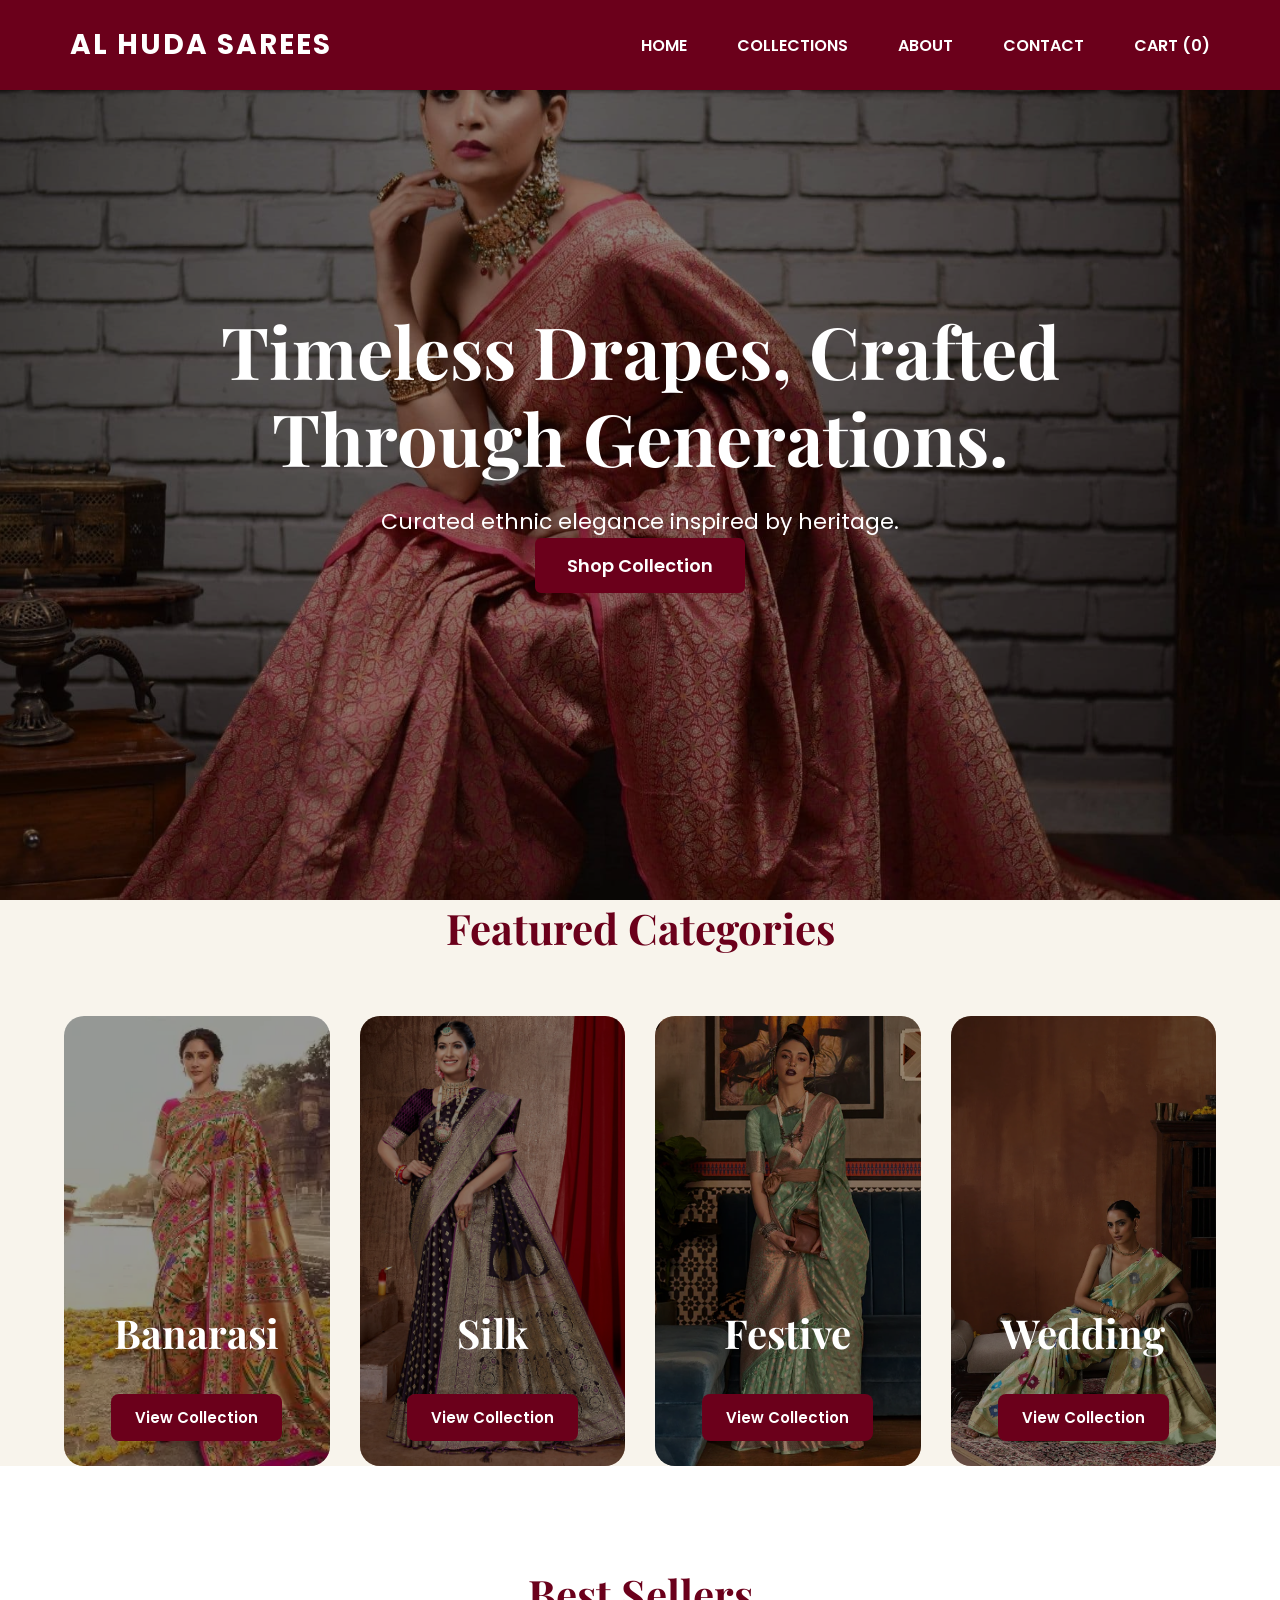
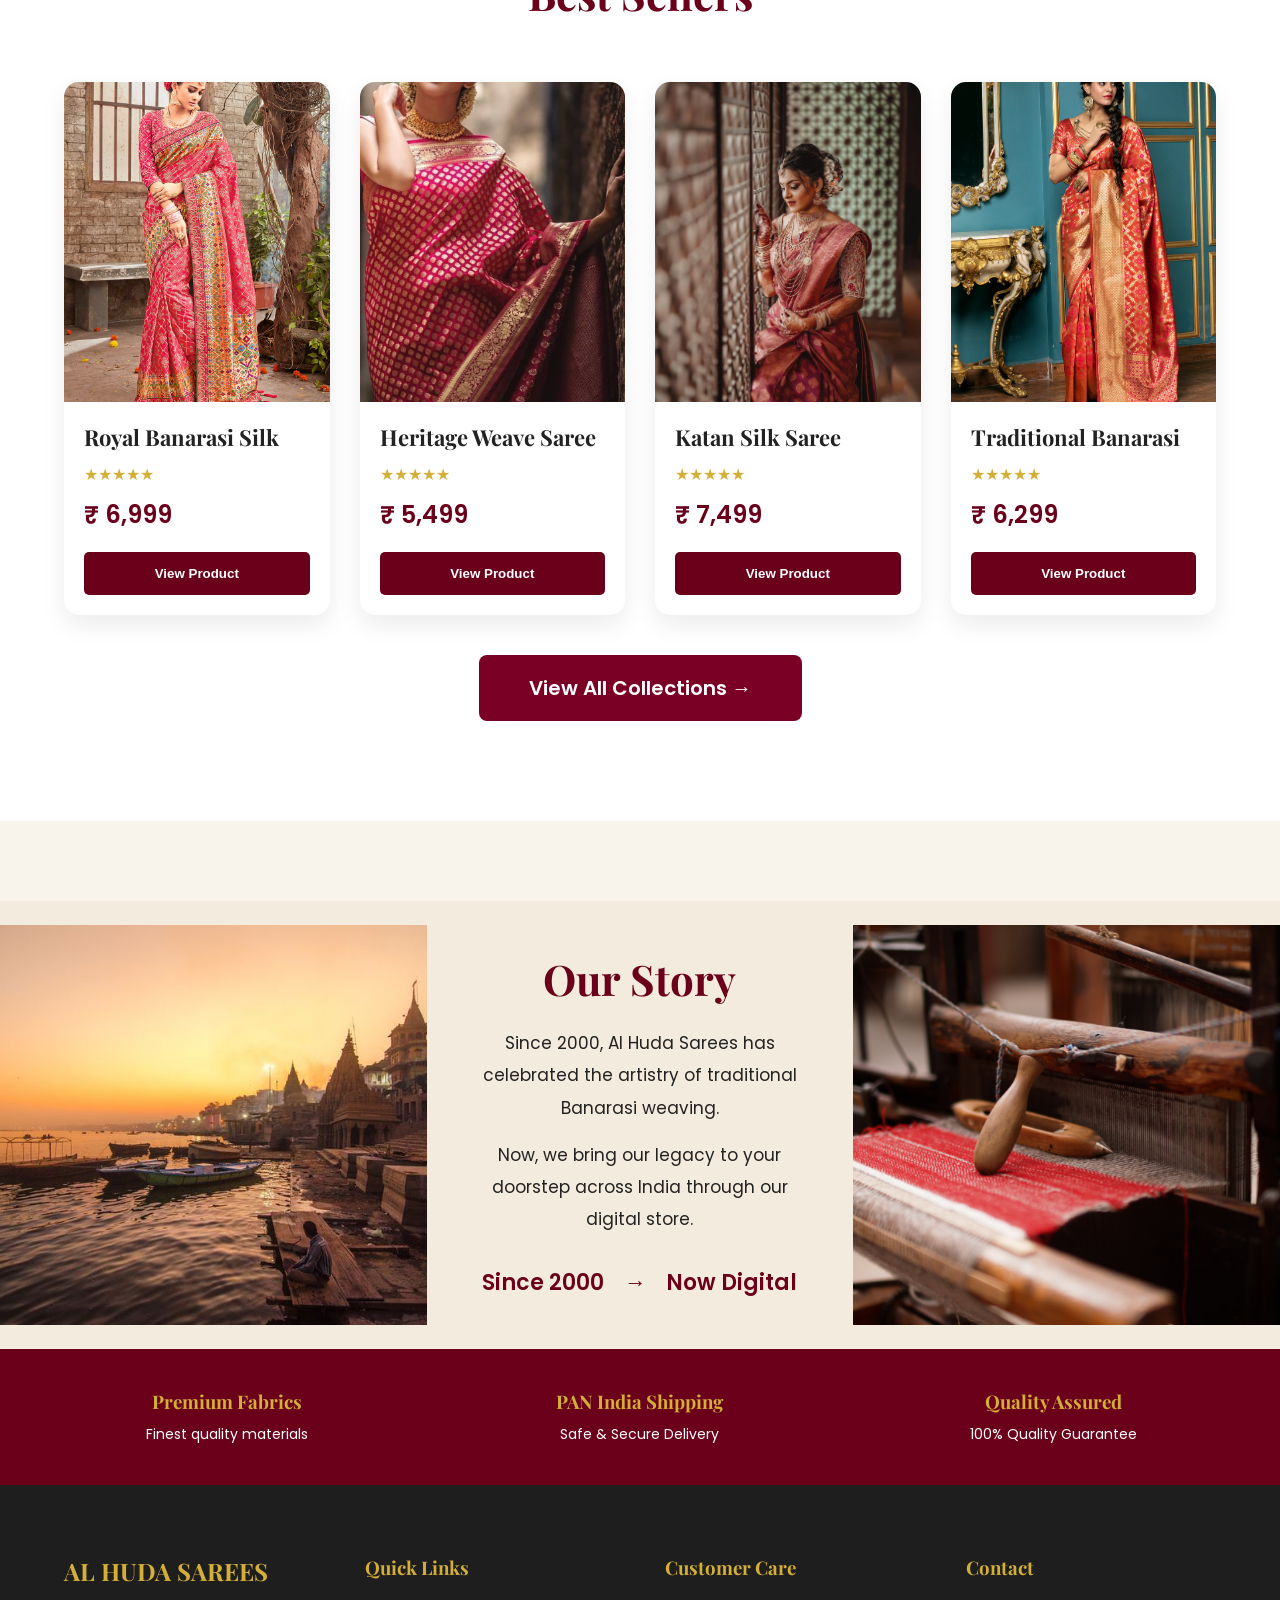
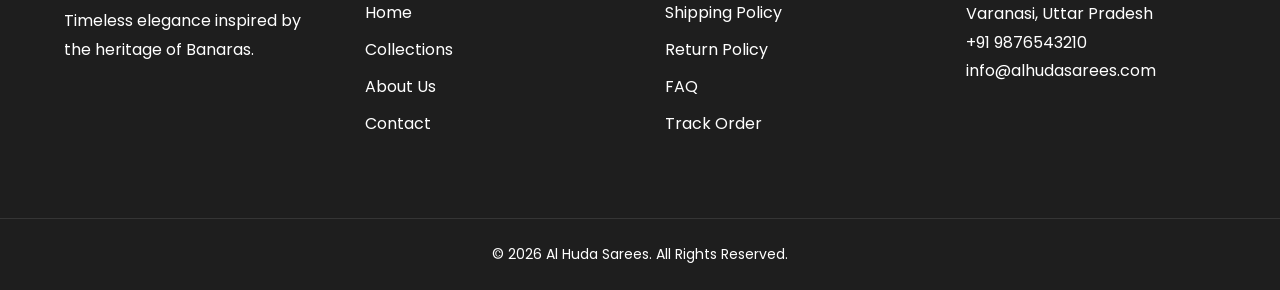
<file: index.html>
<!DOCTYPE html>
<html lang="en">

<head>

<meta charset="UTF-8">

<meta name="viewport"
content="width=device-width, initial-scale=1.0">

<title>
Al Huda Sarees
</title>

<link rel="preconnect"
href="https://fonts.googleapis.com">

<link rel="preconnect"
href="https://fonts.gstatic.com"
crossorigin>

<link href="https://fonts.googleapis.com/css2?family=Playfair+Display:wght@400;500;600;700&family=Poppins:wght@300;400;500;600&display=swap"
rel="stylesheet">

<link rel="stylesheet"
href="css/style.css">

</head>

<body>


<!-- <div class="logo">

AL HUDA SAREES

</div> -->
<header class="navbar">

<div class="logo">
AL HUDA SAREES
</div>

<nav class="desktop-nav">

<a href="index.html">HOME</a>
<a href="collections.html">COLLECTIONS</a>
<a href="about.html">ABOUT</a>
<a href="contact.html">CONTACT</a>
<a href="cart.html">CART (<span id="cartCount">0</span>)</a>

</nav>



<div class="mobile-navbar">


<div class="menu-btn" id="menuBtn">☰</div>

<!-- <img
src="images/logo.png"
class="mobile-logo"
alt="logo"> -->
<div class="logo">
AL HUDA SAREES
</div>

<div class="nav-icons">

<span id="searchBtn">⌕</span>

<a href="cart.html">🛍</a>

</div>

</div>

</header>

<div class="mobile-menu" id="mobileMenu">

<a href="index.html">Home</a>
<a href="collections.html">Collections</a>
<a href="about.html">About</a>
<a href="contact.html">Contact</a>

</div>



</header>



<section class="hero">


    <!-- <div class="slider">
        <img src="images/hero1.jpg" class="slide active">
        <img src="images/hero2.jpg" class="slide">
        <img src="images/hero3.jpg" class="slide">
    </div> -->


    <div class="overlay">

        <h1>
            Timeless Drapes,            
            Crafted Through Generations.
        </h1>

        <p>
            Curated ethnic elegance inspired by heritage.
        </p>

        <a href="collections.html" class="btn">
            Shop Collection
        </a>

    </div>

</section>

<section class="categories">

<div class="container">

<h2 class="section-title">
Featured Categories
</h2>

<div class="category-grid">

<div class="category-card">

<img src="images/categories/banarasi.jpg" alt="Banarasi">

<div class="category-overlay">

<h3>Banarasi</h3>

<a href="collections.html?category=banarasi" class="view-btn">
View Collection
</a>

</div>

</div>

<div class="category-card">

<img src="images/categories/silk.jpg" alt="Silk">

<div class="category-overlay">

<h3>Silk</h3>

<a href="collections.html?category=silk" class="view-btn">
View Collection
</a>

</div>

</div>

<div class="category-card">

<img src="images/categories/festive.jpg" alt="Festive">

<div class="category-overlay">

<h3>Festive</h3>

<a href="collections.html?category=festive" class="view-btn">
View Collection
</a>

</div>

</div>

<div class="category-card">

<img src="images/categories/wedding.jpg" alt="Wedding">

<div class="category-overlay">

<h3>Wedding</h3>

<a href="collections.html?category=wedding" class="view-btn">
View Collection
</a>

</div>

</div>

</div>

</div>

</section>


  

<!-- <section class="categories">

<div class="container">

<h2 class="section-title">

Featured Categories

</h2>

<div class="category-grid"> -->

<!-- <div class="category-card">

<img
src="images/categories/banarasi.jpg"
alt="Banarasi">

<div class="category-overlay">

<h3>Banarasi</h3>

</div>

</div> -->
<!-- <div class="category-card">

<img src="images/category/banarasi.jpg">

<div class="category-overlay">

<h3>Banarasi</h3>

<a href="banarasi.html">

<button class="view-btn">

View Collection

</button>

</a>

</div>

</div>
<section class="categories">

<h2 class="section-title">
Featured Categories
</h2>

<div class="category-grid">

<div class="category-card">

<img src="images/categories/banarasi.jpg" alt="Banarasi">

<div class="category-overlay">

<h3>Banarasi</h3>

<a href="collections.html?category=banarasi" class="view-btn">
View Collection
</a>

</div>

</div>

<div class="category-card">

<img src="images/categories/silk.jpg" alt="Silk">

<div class="category-overlay">

<h3>Silk</h3>

<a href="collections.html?category=silk" class="view-btn">
View Collection
</a>

</div>

</div>

<div class="category-card">

<img src="images/categories/festive.jpg" alt="Festive">

<div class="category-overlay">

<h3>Festive</h3>

<a href="collections.html?category=festive" class="view-btn">
View Collection
</a>

</div>

</div>

<div class="category-card">

<img src="images/categories/wedding.jpg" alt="Wedding">

<div class="category-overlay">

<h3>Wedding</h3>

<a href="collections.html?category=wedding" class="view-btn">
View Collection
</a>

</div>

</div>

</div>

</section> -->
<!-- <a href="silk.html">

<button class="view-btn">

View Collection

</button>

</a>

<a href="wedding.html">

<button class="view-btn">

View Collection

</button>

</a> -->
<!-- 
<div class="category-card">

<img
src="images/categories/silk.jpg"
alt="Silk">

<div class="category-overlay">

<h3>Silk</h3>


</div>

</div>

<div class="category-card">

<img
src="images/categories/festive.jpg"
alt="Festive">

<div class="category-overlay">

<h3>Festive</h3>

</div>
/////
</div> -->

<!-- <div class="category-card"> -->

<!-- <img
src="images/categories/wedding.jpg"
alt="Wedding">

<div class="category-overlay">

<h3>Wedding</h3>

</div>

</div>

</div>

</div>

</section> -->
<!-- 
<section class="categories">

<h2 class="section-title">
Featured Categories
</h2>

<div class="category-grid">

<div class="category-card">

<img src="images/categories/banarasi.jpg" alt="Banarasi">

<div class="category-overlay">

<h3>Banarasi</h3>

<a href="collections.html?category=banarasi">
View Collection
</a>

</div>

</div>

<div class="category-card">

<img src="images/categories/silk.jpg" alt="Silk">

<div class="category-overlay">

<h3>Silk</h3>

<a href="collections.html?category=silk">
View Collection
</a>

</div>

</div>

<div class="category-card">

<img src="images/categories/festive.jpg" alt="Festive">

<div class="category-overlay">

<h3>Festive</h3>

<a href="collections.html?category=festive">
View Collection
</a>

</div>

</div>

<div class="category-card">

<img src="images/categories/wedding.jpg" alt="Wedding">

<div class="category-overlay">

<h3>Wedding</h3>

<a href="collections.html?category=wedding">
View Collection
</a>

</div>

</div>

</div>

</section> -->

<!-- price section -->

<section class="best-sellers">

<div class="container">

<h2 class="section-title">

Best Sellers

</h2>

<div class="product-grid">

<div class="product-card">

<img
src="images/products/saree1.jpg"
alt="Royal Banarasi">

<div class="product-content">

<h3>Royal Banarasi Silk</h3>

<div class="rating">

★★★★★

</div>

<p class="price">

₹ 6,999

</p>

<a href="product.html">

<button>

View Product

</button>

</a>

</div>

</div>

<div class="product-card">

<img
src="images/products/saree2.jpg"
alt="Heritage Weave">

<div class="product-content">

<h3>Heritage Weave Saree</h3>

<div class="rating">

★★★★★

</div>

<p class="price">

₹ 5,499

</p>

<a href="product.html">

<button>

View Product

</button>

</a>

</div>

</div>

<div class="product-card">

<img
src="images/products/saree3.jpg"
alt="Katan Silk">

<div class="product-content">

<h3>Katan Silk Saree</h3>

<div class="rating">

★★★★★

</div>

<p class="price">

₹ 7,499

</p>

<a href="product.html">

<button>

View Product

</button>

</a>

</div>

</div>

<div class="product-card">

<img
src="images/products/saree4.jpg"
alt="Traditional Banarasi">

<div class="product-content">

<h3>Traditional Banarasi</h3>

<div class="rating">

★★★★★

</div>

<p class="price">

₹ 6,299

</p>

<a href="product.html">

<button>

View Product

</button>

</a>

</div>

</div>

</div>
<div class="view-all-wrapper">

<a href="collections.html"
class="view-all-btn">

View All Collections →

</a>

</div>

</div>

</section>


<!-- brand story section -->

<section class="brand-story">

<div class="story-left">

<img
src="images/heritage/ghat-story.jpg"
alt="Banaras Heritage">

</div>

<div class="story-center">

<h2>

Our Story

</h2>

<p>

Since 2000, Al Huda Sarees has celebrated
the artistry of traditional Banarasi weaving.

</p>

<p>

Now, we bring our legacy to your doorstep
across India through our digital store.

</p>

<div class="timeline">

<span>

Since 2000

</span>

<span>

→

</span>

<span>

Now Digital

</span>

</div>

</div>

<div class="story-right">

<img
src="images/heritage/weaving.jpg"
alt="Weaving">

</div>

</section>

<!-- trust bar -->

<section class="trust-strip">

<div class="trust-item">

<h3>Premium Fabrics</h3>

<p>Finest quality materials</p>

</div>

<div class="trust-item">

<h3>PAN India Shipping</h3>

<p>Safe & Secure Delivery</p>

</div>

<div class="trust-item">

<h3>Quality Assured</h3>

<p>100% Quality Guarantee</p>

</div>

</section>

<!-- footer sction -->

<footer class="footer">

<div class="footer-container">

<div class="footer-column">

<h2 class="footer-logo">

AL HUDA SAREES

</h2>

<p>

Timeless elegance inspired by
the heritage of Banaras.

</p>

</div>

<div class="footer-column">

<h3>

Quick Links

</h3>

<ul>

<li>
<a href="index.html">Home</a>
</li>

<li>
<a href="collections.html">Collections</a>
</li>

<li>
<a href="about.html">About Us</a>
</li>

<li>
<a href="contact.html">Contact</a>
</li>

</ul>

</div>

<div class="footer-column">

<h3>

Customer Care

</h3>

<ul>

<li>Shipping Policy</li>

<li>Return Policy</li>

<li>FAQ</li>

<li>Track Order</li>

</ul>

</div>

<div class="footer-column">

<h3>

Contact

</h3>

<p>

Varanasi, Uttar Pradesh

</p>

<p>

+91 9876543210

</p>

<p>

info@alhudasarees.com

</p>

</div>

</div>

<div class="footer-bottom">

© 2026 Al Huda Sarees.
All Rights Reserved.

</div>

</footer>

<script src="js/main.js"></script>
</body>

</html>
</file>
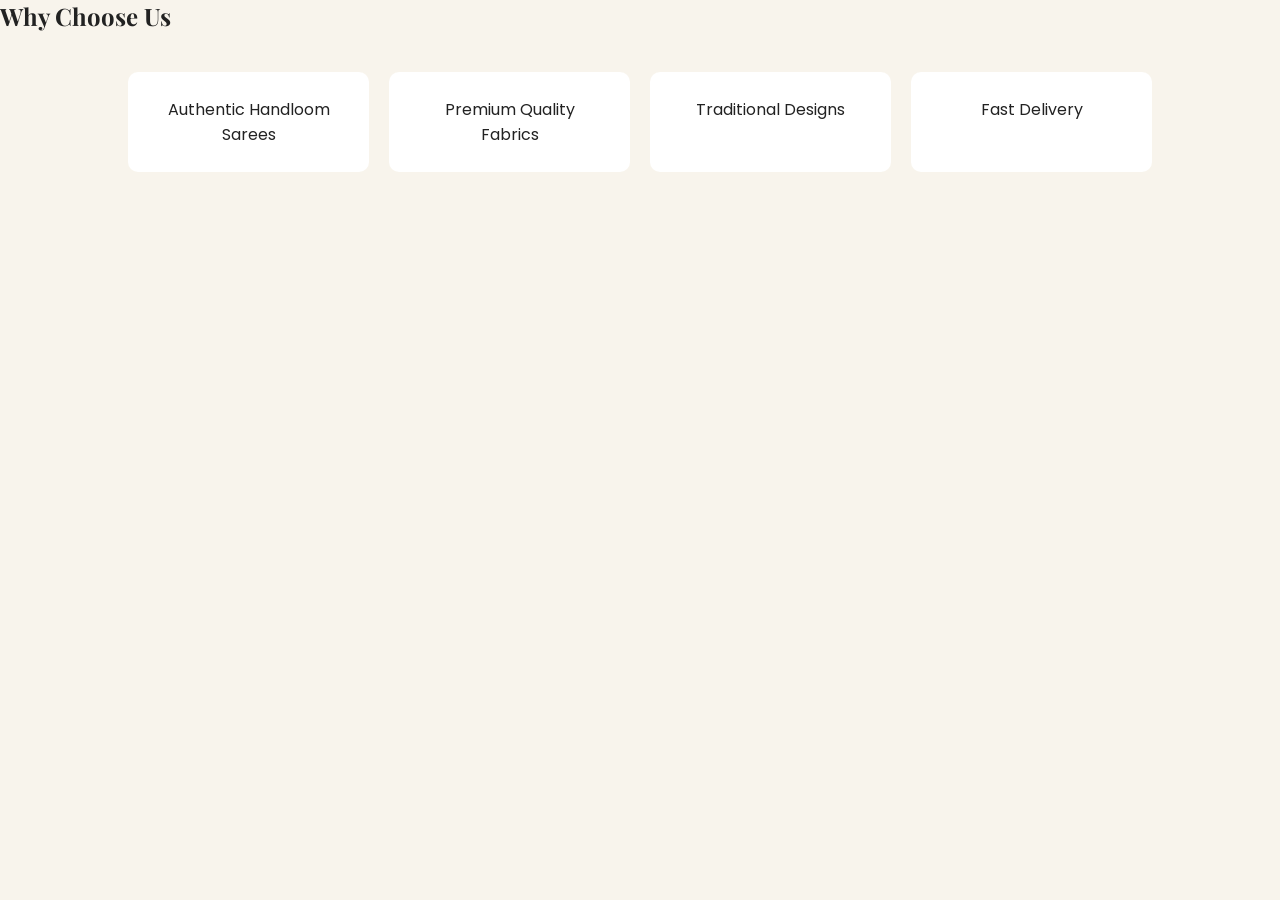
<file: about.html>
<!DOCTYPE html>
<html lang="en">

<head>

<meta charset="UTF-8">

<meta name="viewport"
content="width=device-width, initial-scale=1.0">

<title>
Al Huda Sarees
</title>

<link rel="preconnect"
href="https://fonts.googleapis.com">

<link rel="preconnect"
href="https://fonts.gstatic.com"
crossorigin>

<link href="https://fonts.googleapis.com/css2?family=Playfair+Display:wght@400;500;600;700&family=Poppins:wght@300;400;500;600&display=swap"
rel="stylesheet">

<link rel="stylesheet"
href="css/style.css">

</head>
<body>
<section class="why-us">

<h2>Why Choose Us</h2>

<div class="why-grid">

<div class="why-card">
Authentic Handloom Sarees
</div>

<div class="why-card">
Premium Quality Fabrics
</div>

<div class="why-card">
Traditional Designs
</div>

<div class="why-card">
Fast Delivery
</div>

</div>

</section>
</body>
</html>
</file>
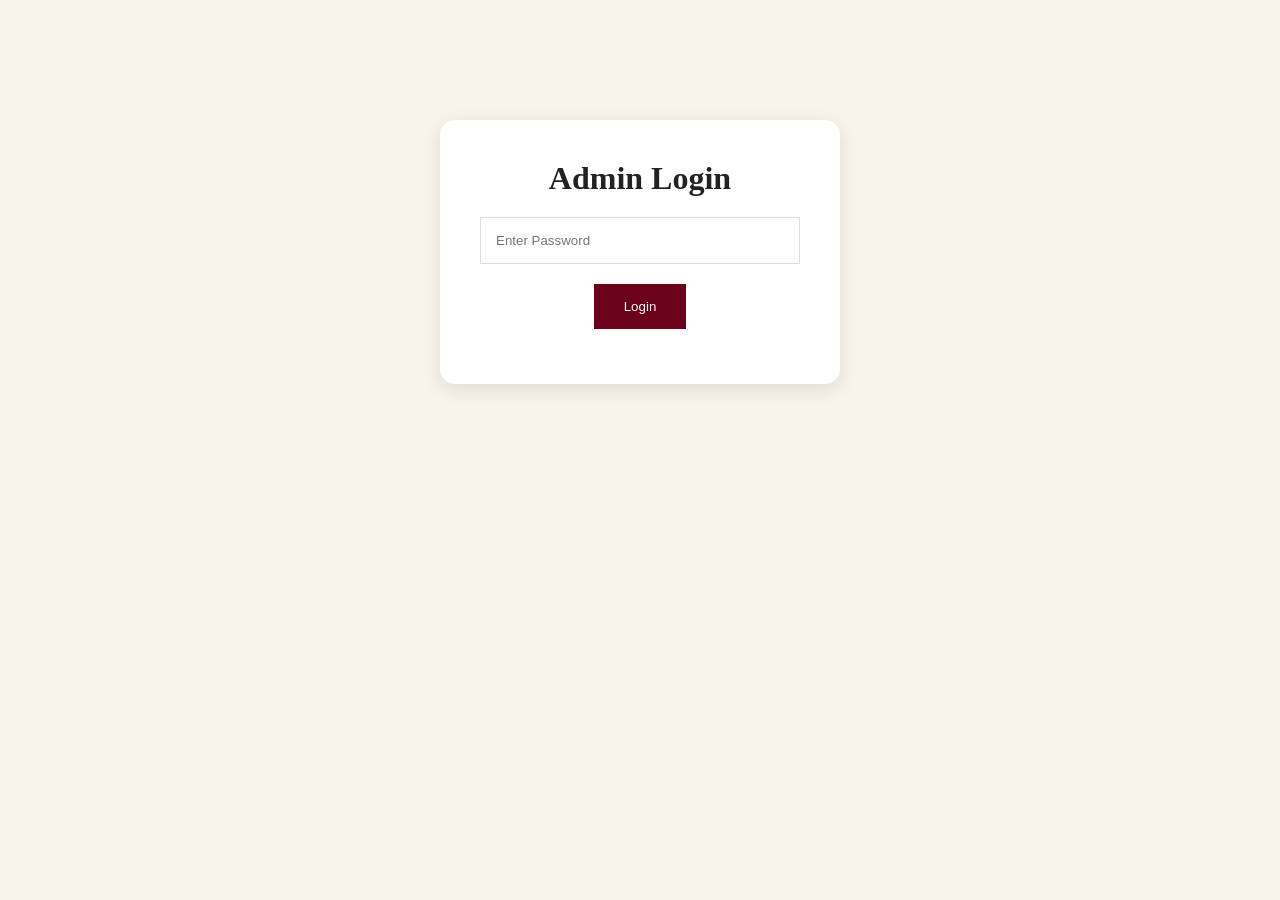
<file: admin-login.html>
<!DOCTYPE html>
<html lang="en">

<head>

<meta charset="UTF-8">

<meta name="viewport"
content="width=device-width, initial-scale=1.0">

<title>Admin Login</title>

<link rel="stylesheet"
href="css/style.css">

</head>

<body>

<div class="admin-login-box">

<h1>

Admin Login

</h1>

<input
type="password"
id="adminPassword"
placeholder="Enter Password">

<button
id="loginBtn">

Login

</button>

<p id="loginError">

</p>

</div>

<script src="js/admin-login.js"></script>

</body>

</html>
</file>
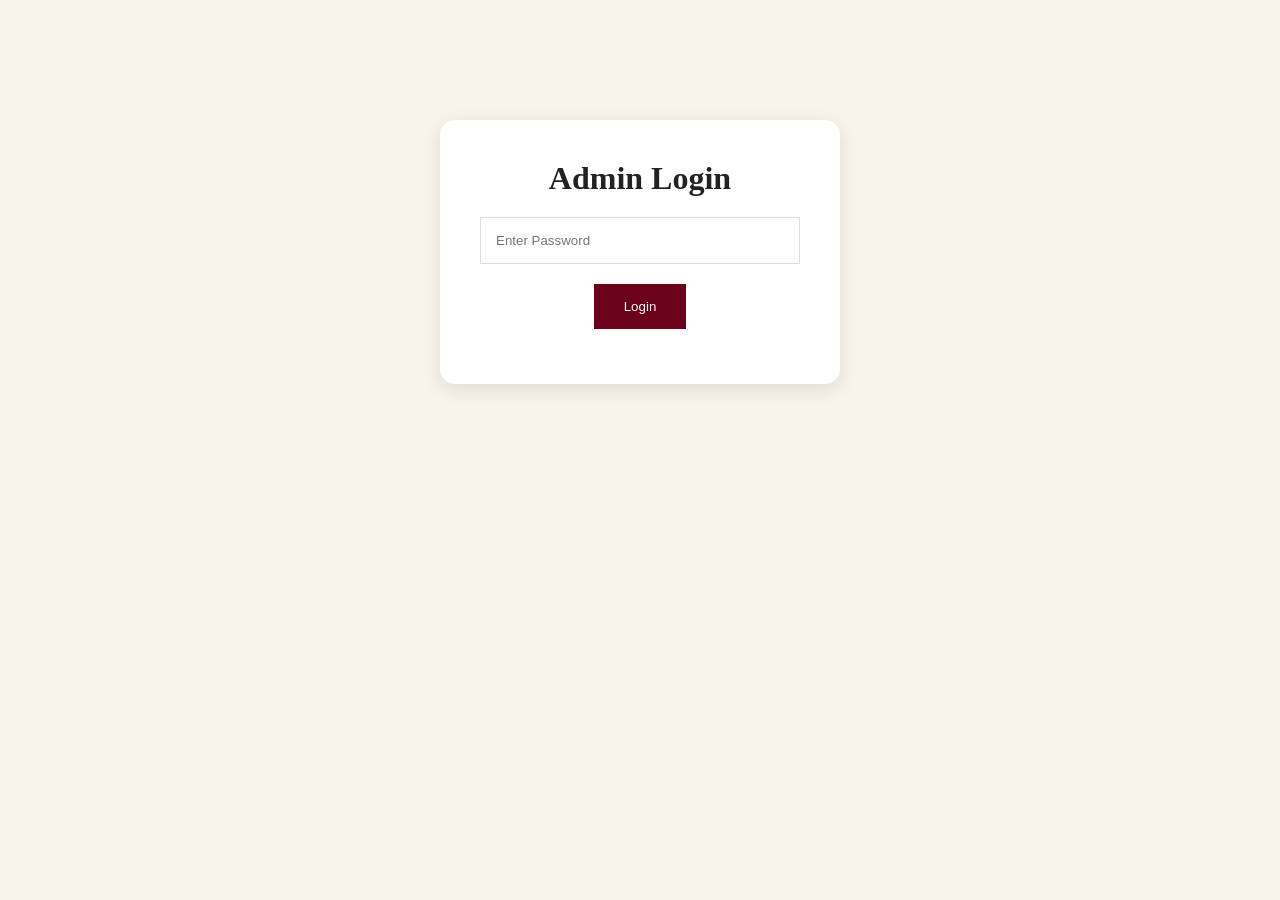
<file: admin.html>
<!DOCTYPE html>
<html lang="en">

<head>

<meta charset="UTF-8">

<meta name="viewport"
content="width=device-width, initial-scale=1.0">

<title>Admin Dashboard</title>

<link rel="stylesheet"
href="css/style.css">

</head>

<body>

<section class="admin-dashboard">

<h1>

Admin Dashboard

</h1>

<div class="stats-card">

<h2>

Total Orders

</h2>

<p id="totalOrders">

0

</p>

</div>

<h2>Manage Products</h2>

<form id="productForm">

<input
type="text"
id="productName"
placeholder="Product Name"
required>

<input
type="number"
id="productPrice"
placeholder="Price"
required>

<input
type="text"
id="productColor"
placeholder="Color"
required>

<input
type="text"
id="productFabric"
placeholder="Fabric"
required>

<input
type="text"
id="productOccasion"
placeholder="Occasion"
required>

<input
type="text"
id="productImage"
placeholder="Image Path"
required>

<button type="submit">

Add Product

</button>

</form>

<div id="adminProducts">

</div>

<h2>

Recent Orders

</h2>

<div id="ordersContainer">

</div>

</section>

<script src="js/admin.js"></script>

</body>

</html>
</file>
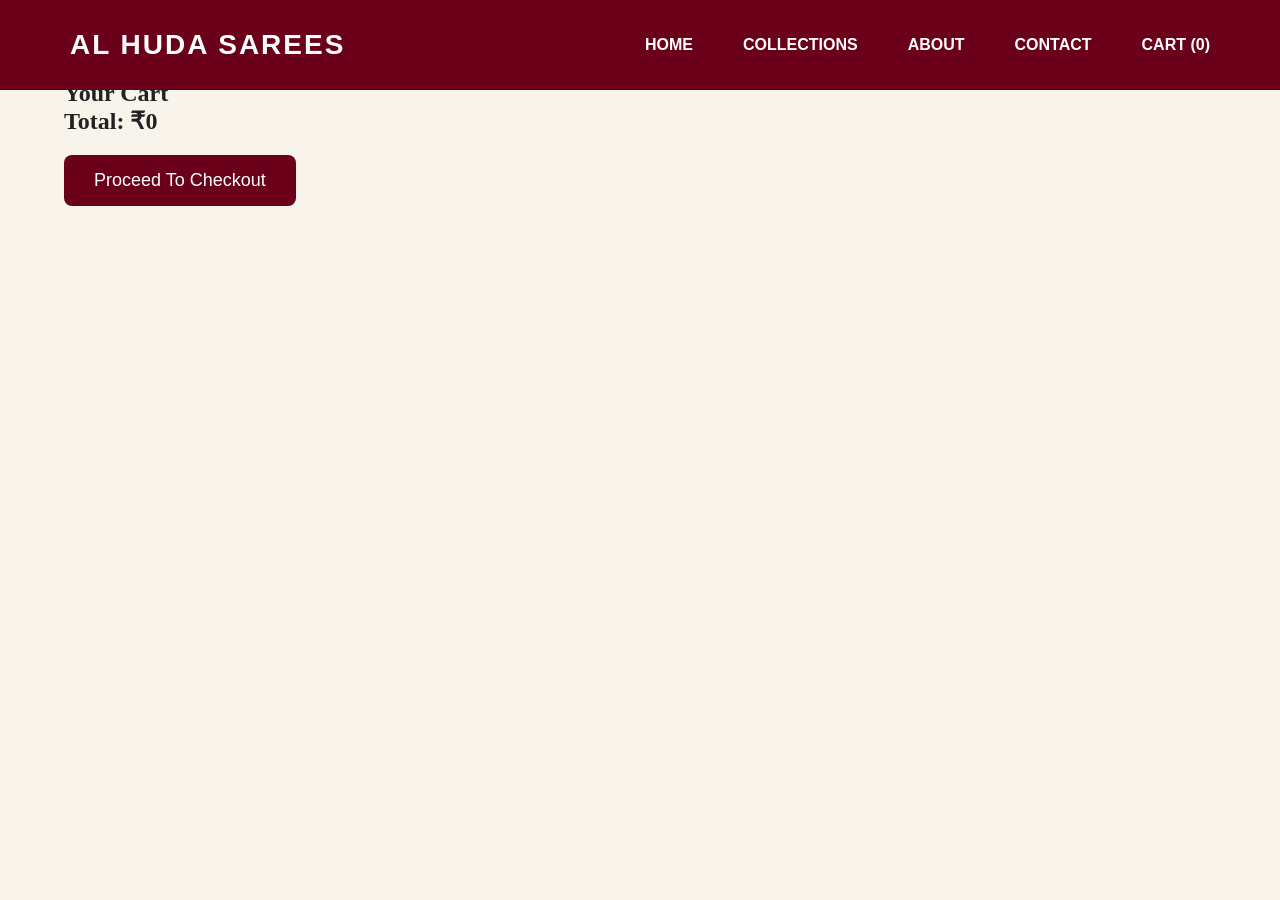
<file: cart.html>
<!DOCTYPE html>
<html lang="en">

<head>

<meta charset="UTF-8">

<meta name="viewport"
content="width=device-width, initial-scale=1.0">

<title>Shopping Cart</title>

<link rel="stylesheet"
href="css/style.css">

</head>

<body>

    <header class="navbar">

<div class="logo">
AL HUDA SAREES
</div>

<nav class="desktop-nav">

<a href="index.html">HOME</a>
<a href="collections.html">COLLECTIONS</a>
<a href="about.html">ABOUT</a>
<a href="contact.html">CONTACT</a>
<a href="cart.html">CART (<span id="cartCount">0</span>)</a>

</nav>

<div class="mobile-menu" id="mobileMenu">

<a href="index.html">Home</a>

<a href="collections.html">Collections</a>

<a href="about.html">About</a>

<a href="contact.html">Contact</a>

<a href="faq.html">FAQ</a>

</div>



<div class="mobile-navbar">


<div class="menu-btn" id="menuBtn">☰</div>

<!-- <img
src="images/logo.png"
class="mobile-logo"
alt="logo"> -->
<div class="logo">
AL HUDA SAREES
</div>

<div class="nav-icons">

<span id="searchBtn">⌕</span>

<a href="cart.html">🛍</a>

</div>

</div>

</header>


<!-- <header class="navbar">

<div class="logo">

AL HUDA SAREES

</div>

<nav>

<a href="index.html">Home</a>

<a href="collections.html">Collections</a>

<a href="cart.html">

Cart (<span id="cartCount">0</span>)

</a>

</nav>

</header> -->

<div class="page-spacer"></div>

<section class="cart-page">

<h1>

Your Cart

</h1>

<div id="cartItems">

</div>

<h2 id="cartTotal">

Total: ₹0

</h2>

<a href="checkout.html">

<button class="checkout-btn">

Proceed To Checkout

</button>

</a>

</section>

<script src="js/cart.js"></script>
<script src="js/cart-page.js"></script>
<script src="js/main.js"></script>
</body>

</html>
</file>
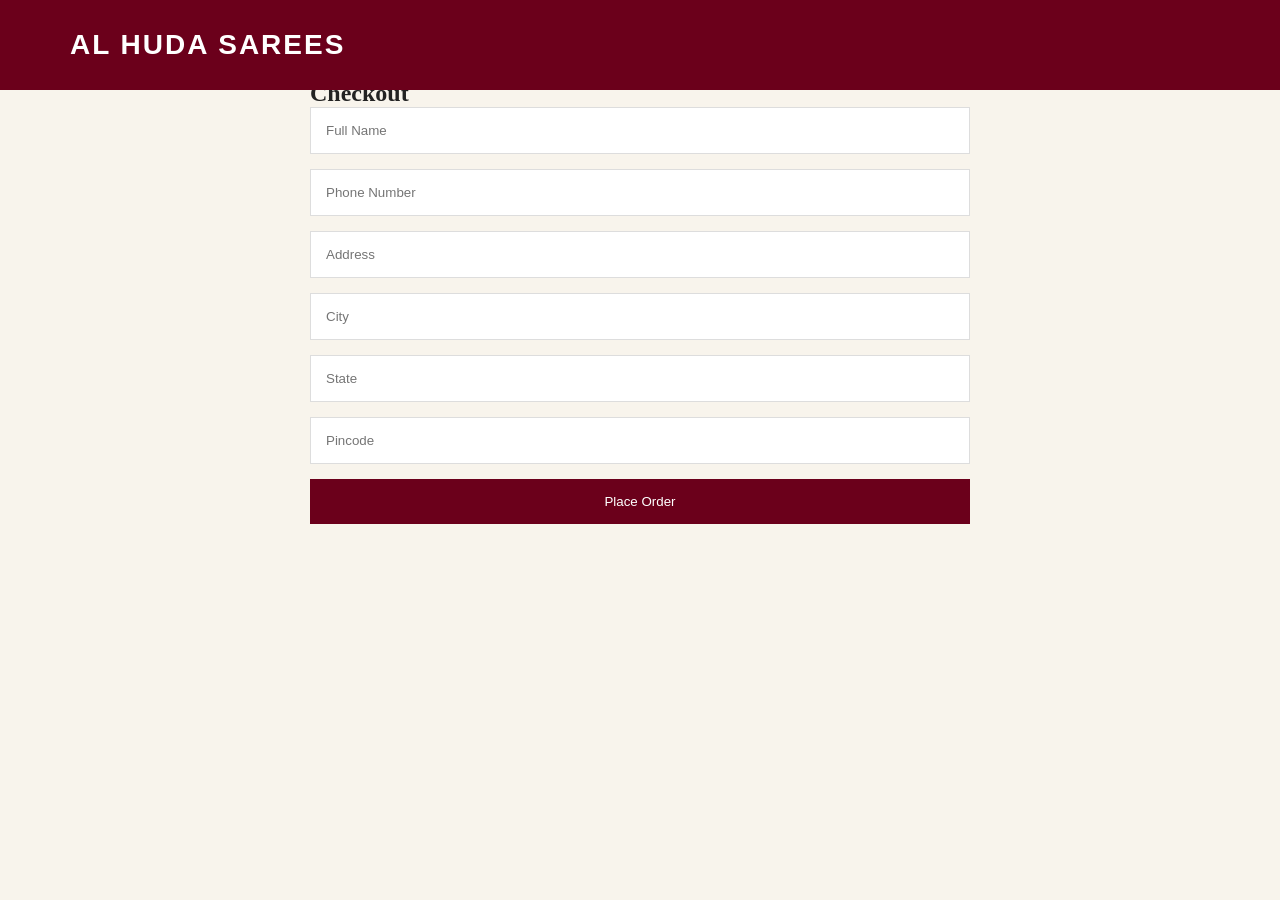
<file: checkout.html>
<!DOCTYPE html>
<html lang="en">

<head>

<meta charset="UTF-8">

<meta name="viewport"
content="width=device-width, initial-scale=1.0">

<title>Checkout</title>

<link rel="stylesheet"
href="css/style.css">

</head>

<body>

<header class="navbar">

<div class="logo">
AL HUDA SAREES
</div>

</header>

<div class="page-spacer"></div>

<section class="checkout-page">

<h1>Checkout</h1>

<form id="checkoutForm">

<input
id="customerName"
type="text"
placeholder="Full Name"
required>

<input
id="customerPhone"
type="text"
placeholder="Phone Number"
required>

<input
id="customerAddress"
type="text"
placeholder="Address"
required>

<input
id="customerCity"
type="text"
placeholder="City"
required>

<input
id="customerState"
type="text"
placeholder="State"
required>

<input
id="customerPincode"
type="text"
placeholder="Pincode"
required>

<button type="submit">

Place Order

</button>

</form>

</section>
<script src="js/checkout.js"></script>
</body>

</html>
</file>
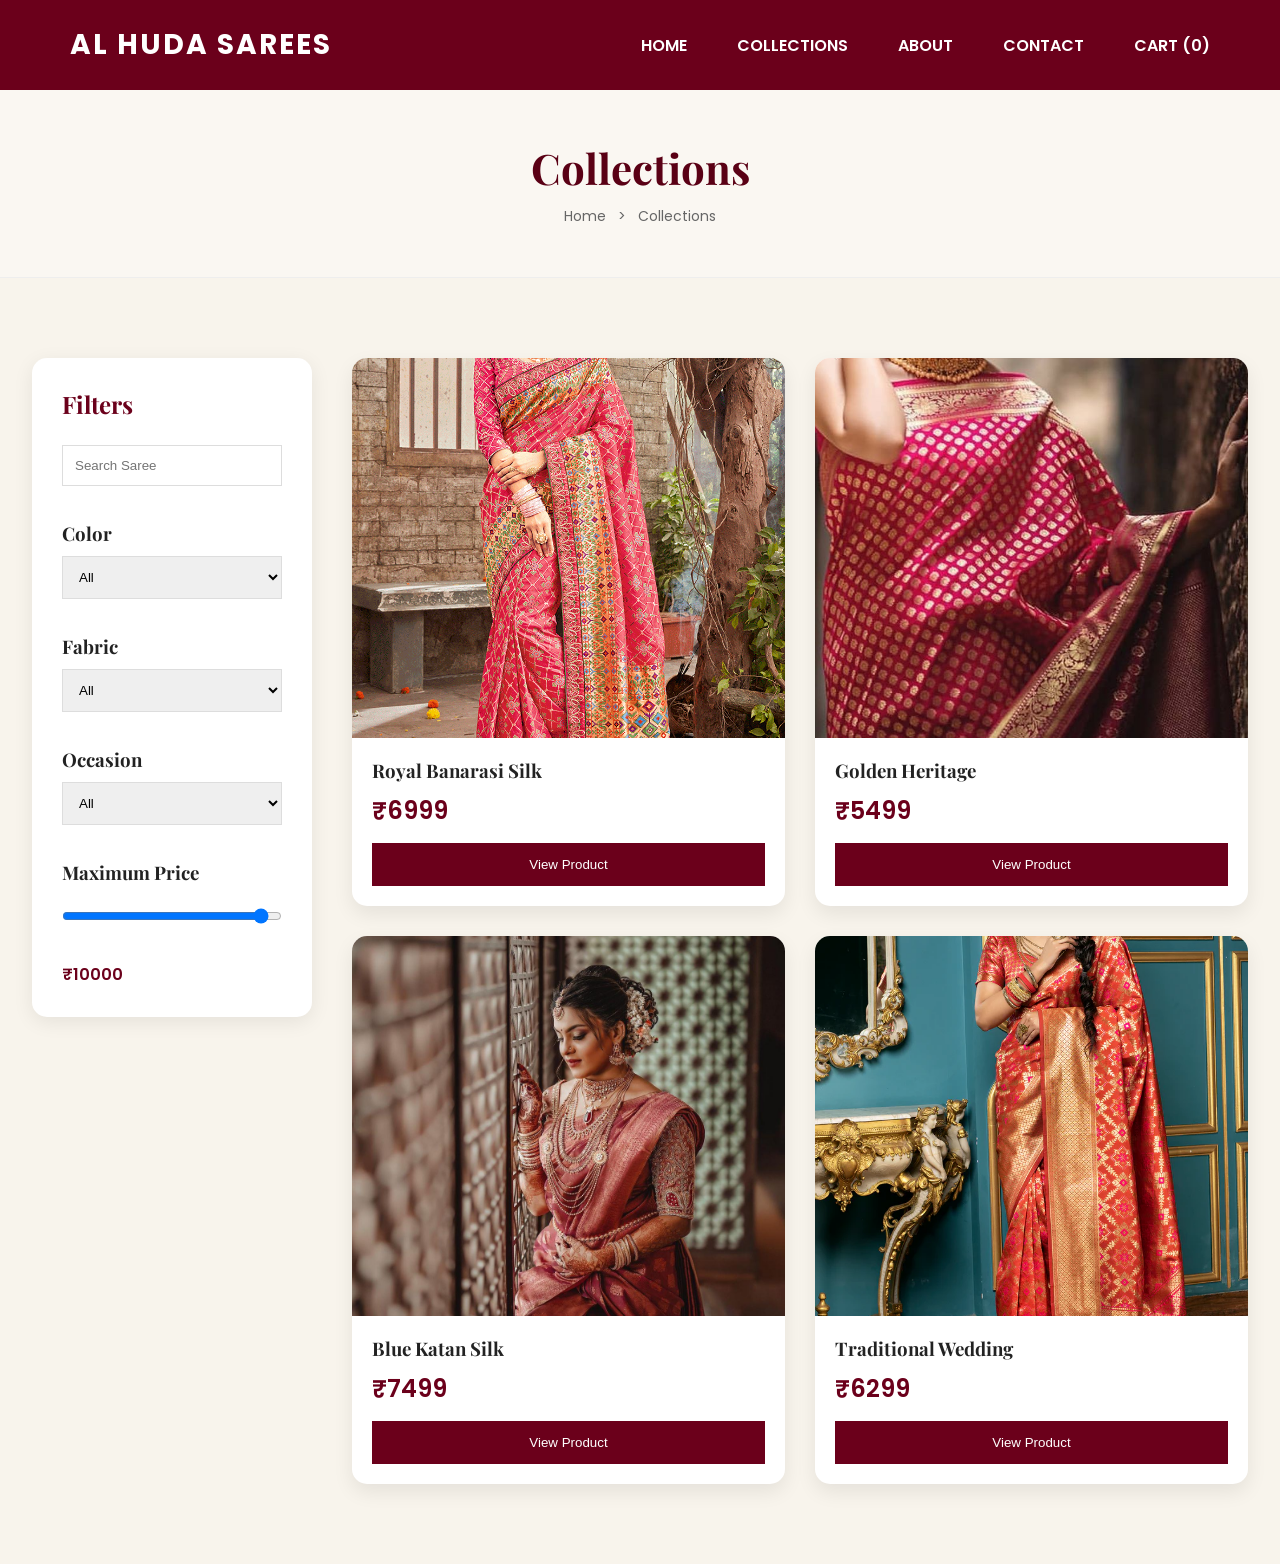
<file: collections.html>
<!DOCTYPE html>
<html lang="en">

<head>

<meta charset="UTF-8">

<meta name="viewport"
content="width=device-width, initial-scale=1.0">

<title>
Collections | Al Huda Sarees
</title>

<link rel="stylesheet"
href="css/style.css">

<link href="https://fonts.googleapis.com/css2?family=Playfair+Display:wght@400;500;600;700&family=Poppins:wght@300;400;500;600&display=swap"
rel="stylesheet">

</head>

<body>
<!-- <header class="navbar">

<div class="logo">

AL HUDA SAREES

</div>

<nav>

<a href="index.html">Home</a>

<a href="collections.html">Collections</a>

<a href="about.html">About</a>

<a href="contact.html">Contact</a>

<a href="cart.html">

Cart (<span id="cartCount">0</span>)

</a>

</nav>

</header> -->
<header class="navbar">

<div class="logo">
AL HUDA SAREES
</div>

<nav class="desktop-nav">

<a href="index.html">HOME</a>
<a href="collections.html">COLLECTIONS</a>
<a href="about.html">ABOUT</a>
<a href="contact.html">CONTACT</a>
<a href="cart.html">CART (<span id="cartCount">0</span>)</a>

</nav>
<div class="mobile-menu" id="mobileMenu">

<a href="index.html">Home</a>

<a href="collections.html">Collections</a>

<a href="about.html">About</a>

<a href="contact.html">Contact</a>

<a href="faq.html">FAQ</a>

</div>



<div class="mobile-navbar">


<div class="menu-btn" id="menuBtn">☰</div>

<!-- <img
src="images/logo.png"
class="mobile-logo"
alt="logo"> -->
<div class="logo">
AL HUDA SAREES
</div>

<div class="nav-icons">

<span id="searchBtn">⌕</span>

<a href="cart.html">🛍</a>

</div>

</div>

</header>



<section class="page-title">

<h1>Collections</h1>

<p>

<a href="index.html">Home</a>

<span>></span>

Collections

</p>

</section>


<!-- </header>
</section> -->





<!-- shop layout -->

<section class="shop-section">

<div class="shop-container">


<!-- FILTER SIDEBAR -->

<div class="filters">

<h2>Filters</h2>

<input
type="text"
id="searchInput"
placeholder="Search Saree">

<h3>Color</h3>

<select id="colorFilter">

<option value="all">All</option>

<option value="Red">Red</option>

<option value="Gold">Gold</option>

<option value="Blue">Blue</option>

</select>

<h3>Fabric</h3>

<select id="fabricFilter">

<option value="all">All</option>

<option value="Silk">Silk</option>

<option value="Banarasi">Banarasi</option>

<option value="Cotton">Cotton</option>

</select>

<h3>Occasion</h3>

<select id="occasionFilter">

<option value="all">All</option>

<option value="Wedding">Wedding</option>

<option value="Festive">Festive</option>

<option value="Party">Party</option>

</select>

<h3>Maximum Price</h3>

<input
type="range"
id="priceFilter"
min="1000"
max="10000"
value="10000">

<p id="priceValue">

₹10000

</p>

</div>


<div
class="collection-grid"
id="productsGrid">

</div>

</div>

</section>

<!-- PRODUCTS -->

<!-- <div
class="collection-grid"
id="productsGrid">

</div> -->

</div>

<!-- </section> -->

<script src="js/cart.js"></script>

<script src="js/products.js"></script>

<script src="js/filters.js"></script>

<script src="js/main.js"></script>
</body>

</html>
</file>
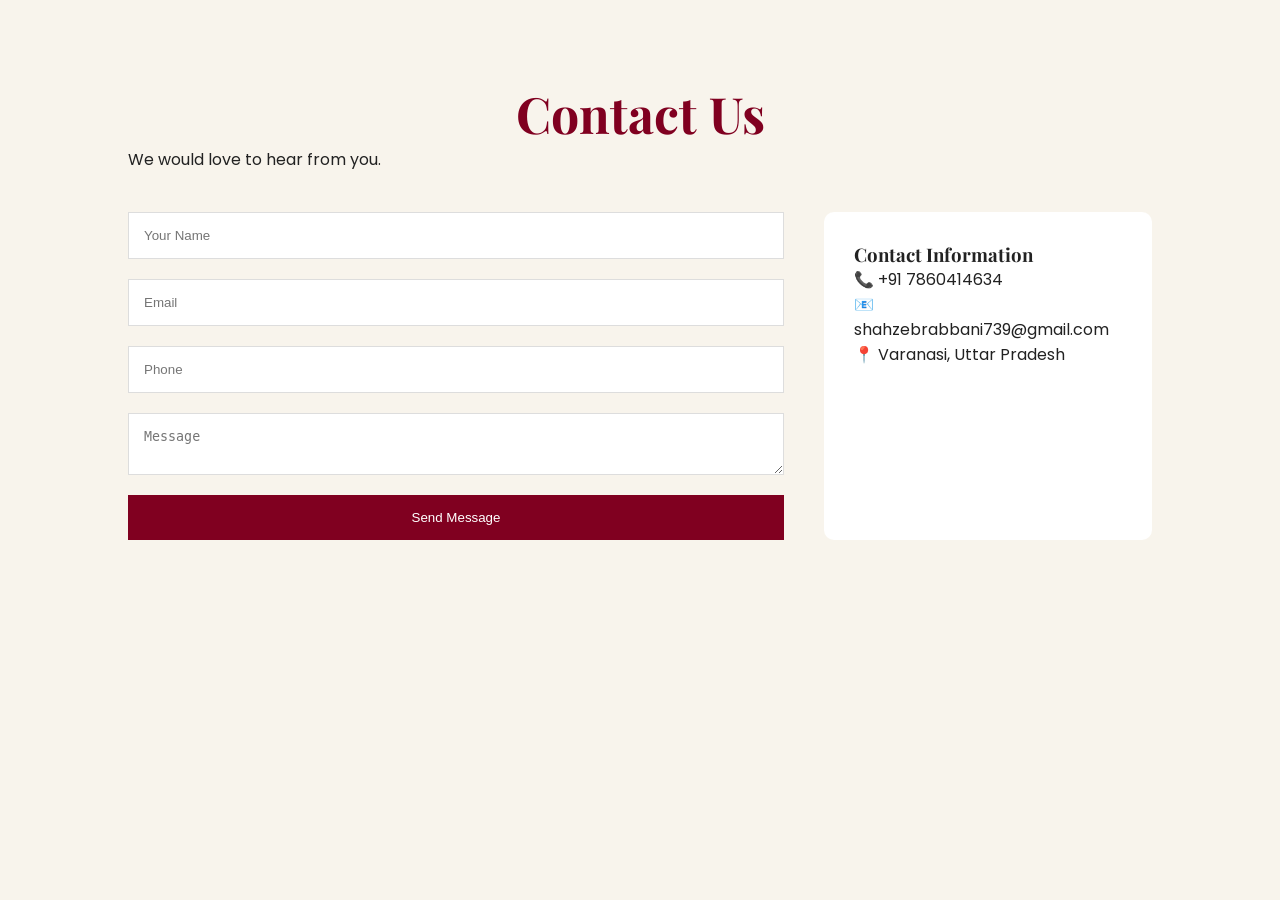
<file: contact.html>
<!DOCTYPE html>
<html lang="en">

<head>

<meta charset="UTF-8">

<meta name="viewport"
content="width=device-width, initial-scale=1.0">

<title>
Al Huda Sarees
</title>

<link rel="preconnect"
href="https://fonts.googleapis.com">

<link rel="preconnect"
href="https://fonts.gstatic.com"
crossorigin>

<link href="https://fonts.googleapis.com/css2?family=Playfair+Display:wght@400;500;600;700&family=Poppins:wght@300;400;500;600&display=swap"
rel="stylesheet">

<link rel="stylesheet"
href="css/style.css">

</head>
<body>


<section class="contact-section">

<h1>Contact Us</h1>

<p>
We would love to hear from you.
</p>

<div class="contact-container">

<div class="contact-form">

<input type="text" placeholder="Your Name">

<input type="email" placeholder="Email">

<input type="text" placeholder="Phone">

<textarea placeholder="Message"></textarea>

<button>
Send Message
</button>

</div>

<div class="contact-info">

<h3>Contact Information</h3>

<p>📞 +91 7860414634</p>

<p>📧 shahzebrabbani739@gmail.com</p>

<p>📍 Varanasi, Uttar Pradesh</p>

</div>

</div>

</section>
</body>
</html>
</file>
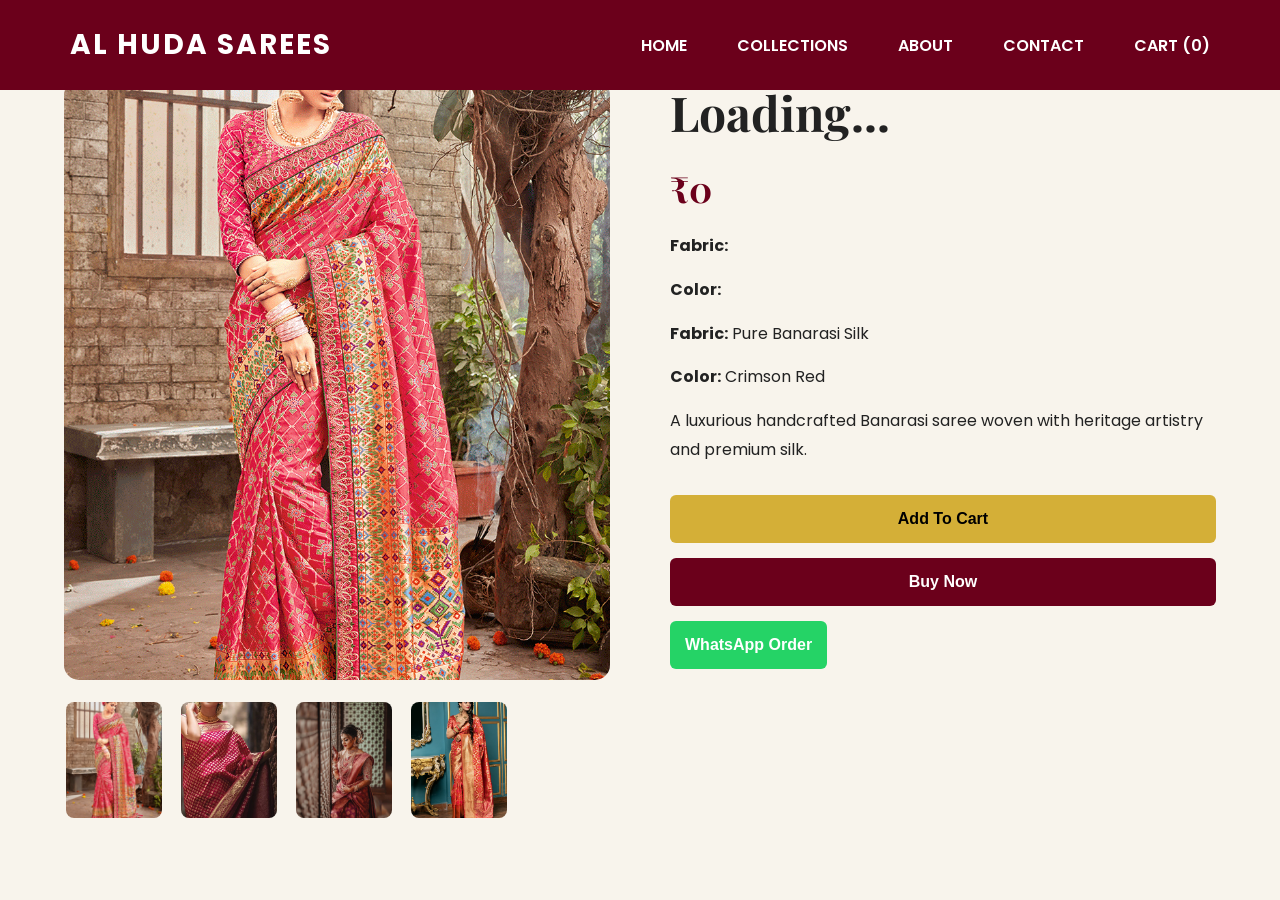
<file: product.html>
<!DOCTYPE html>
<html lang="en">

<head>

<meta charset="UTF-8">

<meta name="viewport"
content="width=device-width, initial-scale=1.0">

<title>Product Details</title>

<link rel="stylesheet"
href="css/style.css">

<link href="https://fonts.googleapis.com/css2?family=Playfair+Display:wght@400;500;600;700&family=Poppins:wght@300;400;500;600&display=swap"
rel="stylesheet">

</head>

<body>

<!-- <header class="navbar">

<div class="logo">

AL HUDA SAREES

</div>

<nav>

<a href="index.html">Home</a>

<a href="collections.html">Collections</a>

<a href="about.html">About</a>

<a href="contact.html">Contact</a>

<a href="cart.html">

Cart (<span id="cartCount">0</span>)

</a>

</nav>

</header> -->
<header class="navbar">

<div class="logo">
AL HUDA SAREES
</div>

<nav class="desktop-nav">

<a href="index.html">HOME</a>
<a href="collections.html">COLLECTIONS</a>
<a href="about.html">ABOUT</a>
<a href="contact.html">CONTACT</a>
<a href="cart.html">CART (<span id="cartCount">0</span>)</a>

</nav>



<div class="mobile-navbar">


<div class="menu-btn" id="menuBtn">☰</div>

<!-- <img
src="images/logo.png"
class="mobile-logo"
alt="logo"> -->
<div class="logo">
AL HUDA SAREES
</div>

<div class="nav-icons">

<span id="searchBtn">⌕</span>

<a href="cart.html">🛍</a>

</div>

</div>

</header>

<div class="mobile-menu" id="mobileMenu">

<a href="index.html">Home</a>
<a href="collections.html">Collections</a>
<a href="about.html">About</a>
<a href="contact.html">Contact</a>

</div>



</header>


<div class="page-spacer"></div>

<section class="product-page">

<div class="product-container">

<div class="product-gallery">

<img
id="mainImage"
src="images/products/saree1.jpg"
alt="Product">

<div class="thumbnail-row">

<img
class="thumb"
src="images/products/saree1.jpg">

<img
class="thumb"
src="images/products/saree2.jpg">

<img
class="thumb"
src="images/products/saree3.jpg">

<img
class="thumb"
src="images/products/saree4.jpg">

</div>

</div>

<div class="product-info">
<h1 id="productName">
Loading...
</h1>

<h2 id="productPrice">
₹0
</h2>

<p>

<strong>Fabric:</strong>

<span id="productFabric"></span>

</p>

<p>

<strong>Color:</strong>

<span id="productColor"></span>

</p>

<p id="productDescription">

</p>

<p>

<strong>Fabric:</strong>
Pure Banarasi Silk

</p>

<p>

<strong>Color:</strong>
Crimson Red

</p>

<p>

A luxurious handcrafted Banarasi saree
woven with heritage artistry and premium silk.

</p>

<div class="product-buttons">

<button
class="cart-btn"
id="addToCartBtn">

Add To Cart

</button>

<button class="buy-btn">

Buy Now

</button>

<a
href="https://wa.me/919876543210"
target="_blank">

<button class="whatsapp-btn">

WhatsApp Order

</button>

</a>

</div>

</div>

</div>

</section>

<script src="js/products.js"></script>

<script src="js/product.js"></script>

<script src="js/cart.js"></script>

<script src="js/main.js"></script>
</body>

</html>
</file>
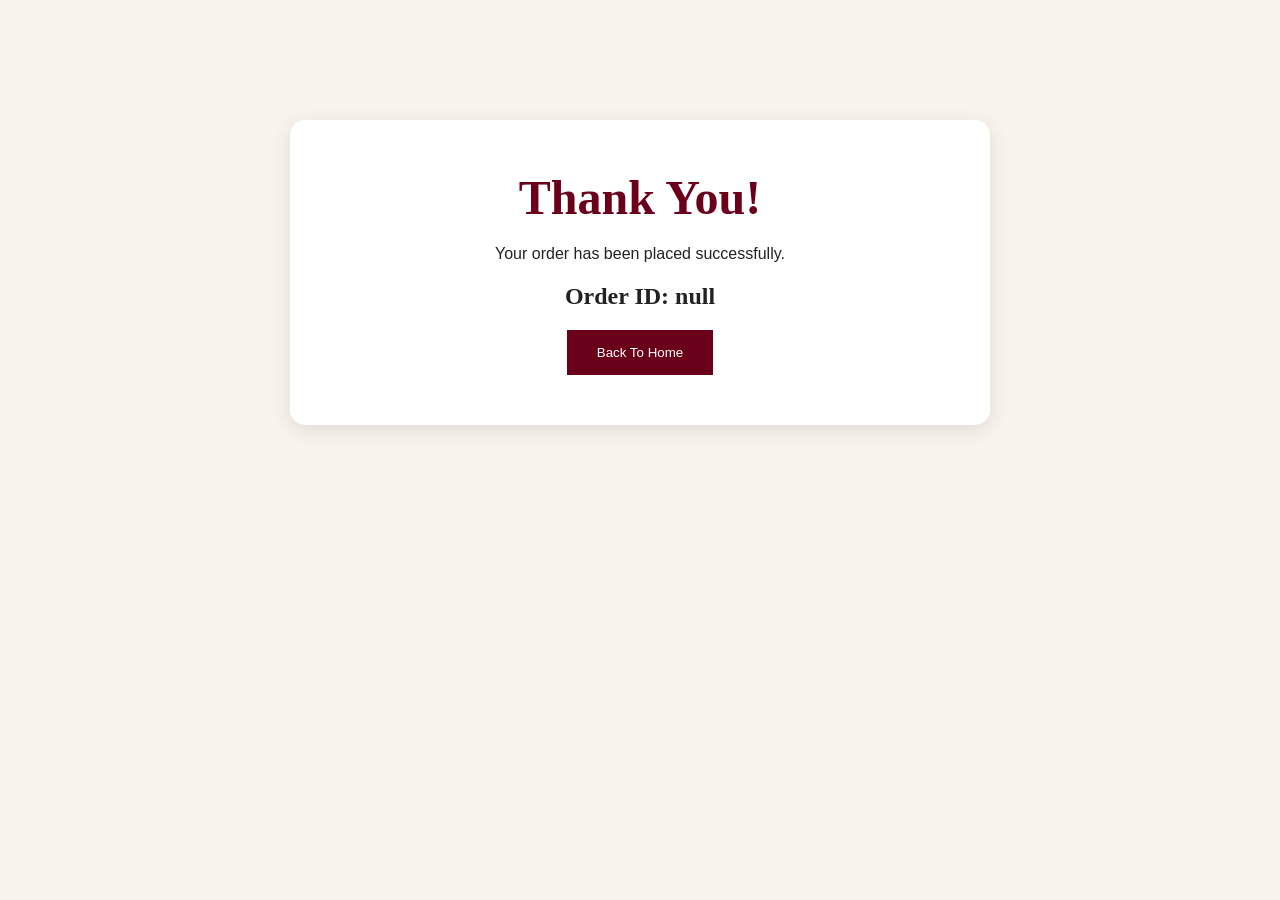
<file: success.html>
<!DOCTYPE html>
<html lang="en">

<head>

<meta charset="UTF-8">

<meta name="viewport"
content="width=device-width, initial-scale=1.0">

<title>Order Success</title>

<link rel="stylesheet"
href="css/style.css">

</head>

<body>

<div class="success-box">

<h1>

Thank You!

</h1>

<p>

Your order has been placed successfully.

</p>

<h2 id="orderNumber">

</h2>

<a href="index.html">

<button>

Back To Home

</button>

</a>

</div>

<script src="js/success.js"></script>

</body>

</html>
</file>
<file: css/style.css>
*{
margin:0;
padding:0;
box-sizing:border-box;
}

body{
font-family:'Poppins',sans-serif;
background:#F8F4EC;
color:#222;
}

h1,h2,h3,h4{
font-family:'Playfair Display',serif;
}

a{
text-decoration:none;
}

img{
width:100%;
display:block;
}

.container{
width:90%;
max-width:1400px;
margin:auto;
}
/* Desktop */

.navbar{

height:90px;
background:#6B001B;

display:flex;

justify-content:space-between;

align-items:center;

padding:0 70px;

position:fixed;

top:0;
left:0;

width:100%;

z-index:1000;

box-sizing:border-box;

}

.logo{

font-size:28px;

font-weight:700;

color:white;

letter-spacing:2px;

}

.desktop-nav{

display:flex;

gap:50px;

}

.desktop-nav a{

color:white;

text-decoration:none;

font-weight:600;

}

.mobile-navbar{

display:none;

}

.mobile-menu{

display:none;

}



@media(max-width:768px){

.logo,
.desktop-nav{

display:none;

}

.mobile-navbar{

display:flex;

justify-content:space-between;

align-items:center;

width:100%;

}

.navbar{

height:75px;

padding:0 15px;

background:#6B001B;

}

.menu-btn{

font-size:32px;

color:white;

cursor:pointer;

}

.mobile-logo{

height:45px;

}

.nav-icons{

display:flex;

gap:20px;

font-size:24px;

}

.nav-icons a{

text-decoration:none;

color:white;

}

/* .mobile-menu{

position:fixed;

top:75px;

left:-100%;

width:260px;

height:100vh;

background:#020D3A;

display:flex;

flex-direction:column;

padding:30px;

transition:.4s;

}

.mobile-menu.active{

left:0;

} */

.mobile-menu{

position:fixed;

top:75px;

left:-100%;

width:260px;

height:calc(100vh - 75px);

background:#6B001B;

padding:30px 20px;

display:flex;

flex-direction:column;

gap:25px;

transition:0.4s;

z-index:9999;

overflow-y:auto;

}

.mobile-menu.active{

left:0;

}


.mobile-menu a{

color:white;

text-decoration:none;

font-size:22px;

font-weight:500;

}
/* .mobile-menu a{

color:white;

text-decoration:none;

margin-bottom:20px;

font-size:18px;

} */

}

/* .navbar{

height:90px;
background:#6B001B;

display:flex;

justify-content:space-between;

align-items:center;

padding:0 70px;

position:fixed;

top:0;
left:0;

width:100%;

z-index:1000;

box-sizing:border-box;

}

.logo{

font-size:28px;

font-weight:700;

color:white;

letter-spacing:2px;

}

.desktop-nav{

display:flex;

gap:50px;

}

.desktop-nav a{

color:white;

text-decoration:none;

font-weight:600;

}

.mobile-navbar{

display:none;

}

.mobile-menu{

display:none;

}



@media(max-width:768px){

.logo,
.desktop-nav{

display:none;

}

.mobile-navbar{

display:flex;

justify-content:space-between;

align-items:center;

width:100%;

} */

/* .navbar{

height:75px;

padding:0 15px;

background:#6B001B;

}

.menu-btn{

font-size:32px;

color:white;

cursor:pointer;

}

.mobile-logo{

height:45px;

}

.nav-icons{

display:flex;

gap:20px;

font-size:24px;

}

.nav-icons a{

text-decoration:none;

color:white;

}

.mobile-menu{

position:fixed;

top:75px;

left:-100%;

width:260px;

height:100vh;

background:#020D3A;

display:flex;

flex-direction:column;

padding:30px;

transition:.4s;

}

.mobile-menu.active{

left:0;

}

.mobile-menu a{

color:white;

text-decoration:none;

margin-bottom:20px;

font-size:18px;

} */
.hero{

height:100vh;

background:url("../images/hero/banaras-ghat.jpg");

background-size:cover;

background-position:center;

position:relative;
}

.overlay{

position:absolute;

inset:0;

background:rgba(0,0,0,.45);

display:flex;

flex-direction:column;

justify-content:center;

align-items:center;

text-align:center;
}

.overlay h1{

font-size:72px;

color:white;

max-width:900px;

line-height:1.2;
}

.overlay p{

margin-top:25px;

font-size:22px;

color:white;
}


.btn {
    display: inline-block;
    background-color: #6B001B;  
    color: #fff;
    padding: 12px 30px;
    text-decoration: none;
    border-radius: 6px;
    font-size: 18px;
    font-weight: 600;
    transition: all 0.3s ease;
    border: 2px solid #6B001B;
}

.btn:hover {
    background-color: transparent;
    color: #6B001B;
} 
/* .hero{
    position: relative;
    width: 100%;
    height: 100vh;
    overflow: hidden;
}

.slider{
    position: absolute;
    width: 100%;
    height: 100%;
}

.slide{
    position: absolute;
    width: 100%;
    height: 100%;
    object-fit: cover;
    opacity: 0;
    transition: opacity 1s ease-in-out;
}

.slide.active{
    opacity: 1;
}

.overlay{
    position: absolute;
    top: 50%;
    left: 10%;
    transform: translateY(-50%);
    color: white;
    z-index: 2;
}

.overlay h1{
    font-size: 55px;
    margin-bottom: 15px;
}

.overlay p{
    font-size: 20px;
    margin-bottom: 25px;
}

.btn{
    display:inline-block;
    padding:12px 28px;
    background:#fff;
    color:#000;
    text-decoration:none;
    border-radius:5px;
    font-weight:bold;
    transition:.3s;
}

.btn:hover{
    background:#000;
    color:#fff;
}

/* Dark Overlay */
/* .hero::before{
    content:"";
    position:absolute;
    width:100%;
    height:100%;
    background:rgba(0,0,0,0.45);
    z-index:1;
}


.shop-btn{

margin-top:30px;

background:#D4AF37;

padding:18px 45px;

color:black;

font-weight:600;

border-radius:5px;
} */ */ */

/*categories style*/

.categories{

padding:100px 0;

background:#F8F4EC;
}

.section-title{

text-align:center;

font-size:42px;

margin-bottom:60px;

color:#6B001B;

position:relative;
}

.category-grid{

display:grid;

grid-template-columns:repeat(4,1fr);

gap:30px;
}

.category-card{

position:relative;

overflow:hidden;

border-radius:15px;

cursor:pointer;
}

.category-card img{

height:350px;

object-fit:cover;

transition:.5s;
}

.category-card:hover img{

transform:scale(1.1);
}

.category-overlay{

position:absolute;

bottom:0;

left:0;

right:0;

background:rgba(0,0,0,.55);

padding:20px;

text-align:center;
}

.category-overlay h3{

color:white;

font-size:24px;
}


/* mobil responsive*/

@media(max-width:992px){

.category-grid{

grid-template-columns:repeat(2,1fr);
}

}

@media(max-width:576px){

.category-grid{

grid-template-columns:1fr;
}

.overlay h1{

font-size:40px;
}

.section-title{

font-size:32px;
}

}

/* product style */

.best-sellers{

padding:100px 0;

background:white;
}

.product-grid{

display:grid;

grid-template-columns:repeat(4,1fr);

gap:30px;
}

.product-card{

background:white;

border-radius:15px;

overflow:hidden;

box-shadow:0 10px 25px rgba(0,0,0,.08);

transition:.4s;
}

.product-card:hover{

transform:translateY(-10px);
}

.product-card img{

height:320px;

object-fit:cover;
}

.product-content{

padding:20px;
}

.product-content h3{

font-size:22px;

margin-bottom:10px;

color:#222;
}

.rating{

color:#D4AF37;

margin-bottom:10px;
}

.price{

font-size:24px;

font-weight:600;

color:#6B001B;

margin-bottom:20px;
}

.product-content button{

width:100%;

border:none;

background:#6B001B;

color:white;

padding:14px;

cursor:pointer;

font-weight:600;

border-radius:5px;

transition:.3s;
}

.product-content button:hover{

background:#D4AF37;

color:black;
}


/* mobil responsive */

@media(max-width:992px){

.product-grid{

grid-template-columns:repeat(2,1fr);
}

}

@media(max-width:576px){

.product-grid{

grid-template-columns:1fr;
}

}

/* story style */

.brand-story{

display:grid;

grid-template-columns:1fr 1fr 1fr;

align-items:center;

margin-top:80px;

background:#F3EBDD;
}

.story-left img,
.story-right img{

height:400px;

object-fit:cover;
}

.story-center{

padding:50px;

text-align:center;
}

.story-center h2{

font-size:42px;

margin-bottom:20px;

color:#6B001B;
}

.story-center p{

line-height:1.9;

margin-bottom:15px;

font-size:17px;
}

.timeline{

margin-top:30px;

display:flex;

justify-content:center;

gap:20px;

font-size:22px;

font-weight:600;

color:#6B001B;
}

/* mobile */

@media(max-width:992px){

.brand-story{

grid-template-columns:1fr;
}

.story-left img,
.story-right img{

height:300px;
}

}

/* trust style */


.trust-strip{

background:#6B001B;

padding:40px 20px;

display:grid;

grid-template-columns:repeat(3,1fr);

text-align:center;

color:white;
}

.trust-item h3{

margin-bottom:10px;

color:#D4AF37;
}

.trust-item p{

font-size:14px;
}

/* mobil screen */

@media(max-width:768px){

.trust-strip{

grid-template-columns:1fr;

gap:25px;
}

}


/* footer style */

.footer{

background:#1E1E1E;

color:white;

margin-top:0;
}

.footer-container{

max-width:1400px;

margin:auto;

padding:70px 5%;

display:grid;

grid-template-columns:repeat(4,1fr);

gap:50px;
}

.footer-logo{

color:#D4AF37;

margin-bottom:20px;
}

.footer-column h3{

margin-bottom:20px;

color:#D4AF37;
}

.footer-column p{

line-height:1.8;
}

.footer-column ul{

list-style:none;
}

.footer-column li{

margin-bottom:12px;
}

.footer-column a{

color:white;
}

.footer-column a:hover{

color:#D4AF37;
}

.footer-bottom{

border-top:1px solid rgba(255,255,255,.1);

padding:25px;

text-align:center;

font-size:14px;
}

/* mobiil */

@media(max-width:992px){

.footer-container{

grid-template-columns:1fr 1fr;
}

}

@media(max-width:576px){

.footer-container{

grid-template-columns:1fr;
}

}


/* banner page style */
.page-banner{

margin-top:90px;

height:350px;

background:url("../images/hero/collection-banner.jpg");

background-size:cover;

background-position:center;

position:relative;
}

.banner-overlay{

position:absolute;

top:0;
left:0;
right:0;
bottom:0;

background:rgba(0,0,0,.45);

display:flex;

flex-direction:column;

justify-content:center;

align-items:center;

text-align:center;

color:white;
}

.banner-overlay h1{

font-size:60px;
}

.banner-overlay p{

margin-top:15px;

font-size:20px;
}

.shop-section{

padding:80px 0;
}

.shop-container{

max-width:1400px;

width:95%;

margin:auto;

display:grid;

grid-template-columns:280px 1fr;

gap:40px;

align-items:start;
}

/* side barr */

.filters{

background:white;

padding:30px;

border-radius:15px;

box-shadow:0 5px 20px rgba(0,0,0,.08);

height:fit-content;
}

.filters h2{

margin-bottom:25px;

color:#6B001B;
}

.filters h3{

margin-top:20px;

margin-bottom:10px;
}

.filters input,
.filters select{

width:100%;

padding:12px;

border:1px solid #ddd;

margin-bottom:15px;
}

/* product gride */

.collection-grid{

display:grid;

grid-template-columns:
repeat(auto-fill,minmax(300px,1fr));

gap:30px;

width:100%;
}


.collection-card{

background:white;

border-radius:15px;

overflow:hidden;

box-shadow:0 8px 20px rgba(0,0,0,.08);

transition:.4s;

width:100%;

min-width:300px;
}

.collection-card:hover{

transform:translateY(-10px);
}

.collection-card img{

width:100%;

height:380px;

object-fit:cover;

display:block;
}

.collection-content{

padding:20px;
}

.collection-content h3{

margin-bottom:10px;
}

.collection-price{

color:#6B001B;

font-size:24px;

font-weight:600;

margin-bottom:15px;
}

.collection-content button{

width:100%;

padding:14px;

border:none;

background:#6B001B;

color:white;

cursor:pointer;
}


.page-title{

margin-top:90px;

padding:50px 20px;

text-align:center;

background:#faf7f2;

border-bottom:1px solid #eee;
}

.page-title h1{

font-family:'Playfair Display',serif;

font-size:48px;

color:#5a0015;

margin-bottom:10px;
}

.page-title p{

font-size:14px;

color:#666;
}

.page-title a{

color:#666;

text-decoration:none;
}

.page-title span{

margin:0 8px;
}

.page-title h1{
font-size:42px;
}


.collection-grid h2{

grid-column:1/-1;

text-align:center;

padding:50px;

color:#6B001B;
}


#priceValue{

font-weight:600;

margin-top:10px;

color:#6B001B;
}




/* product page */

.product-page{

padding:80px 0;
}

.product-container{

width:90%;

max-width:1400px;

margin:auto;

display:grid;

grid-template-columns:1fr 1fr;

gap:60px;
}

.product-gallery img{

width:100%;
}

#mainImage{

height:600px;

object-fit:cover;

border-radius:15px;
}

.thumbnail-row{

display:flex;

gap:15px;

margin-top:20px;
}

.thumb{

width:100px !important;

height:120px;

object-fit:cover;

cursor:pointer;

border-radius:10px;

border:2px solid transparent;
}

.thumb:hover{

border-color:#6B001B;
}

.product-info h1{

font-size:48px;

margin-bottom:20px;
}

.product-info h2{

font-size:36px;

color:#6B001B;

margin-bottom:20px;
}

.product-info p{

margin-bottom:15px;

line-height:1.8;
}

/* product butten */

.product-buttons{

margin-top:30px;

display:flex;

flex-direction:column;

gap:15px;
}

.cart-btn,
.buy-btn,
.whatsapp-btn{

padding:15px;

border:none;

cursor:pointer;

font-size:16px;

font-weight:600;

border-radius:6px;
}

.cart-btn{

background:#D4AF37;
}

.buy-btn{

background:#6B001B;

color:white;
}

.whatsapp-btn{

background:#25D366;

color:white;
}

/* mobil */
@media(max-width:992px){

.product-container{

grid-template-columns:1fr;
}

#mainImage{

height:500px;
}

}

@media(max-width:576px){

.product-info h1{

font-size:32px;
}

.product-info h2{

font-size:28px;
}

.thumb{

width:70px !important;

height:90px;
}

}




/* cart css */

.cart-page{

width:90%;

max-width:1200px;

margin:auto;

padding:80px 0;
}

.cart-item{

display:flex;

align-items:center;

gap:20px;

padding:20px;

background:white;

margin-bottom:20px;

border-radius:12px;

box-shadow:0 5px 15px rgba(0,0,0,.08);
}



.cart-details{

flex:1;
}

.qty-box{

display:flex;

align-items:center;

gap:10px;

margin-top:10px;

margin-bottom:10px;
}

.qty-box button{

width:35px;

height:35px;

border:none;

background:#6B001B;

color:white;

cursor:pointer;
}

.remove-btn{

padding:10px 15px;

border:none;

background:#c0392b;

color:white;

cursor:pointer;

border-radius:5px;
}

/* checkout bottun */


.checkout-btn{

margin-top:20px;

padding:15px 30px;

border:none;

background:#6B001B;

color:white;

font-size:18px;

cursor:pointer;

border-radius:8px;
}

/* checkout.css */


.checkout-page{

max-width:700px;

margin:auto;

padding:80px 20px;
}

.checkout-page form{

display:flex;

flex-direction:column;

gap:15px;
}

.checkout-page input{

padding:15px;

border:1px solid #ddd;
}

.checkout-page button{

padding:15px;

border:none;

background:#6B001B;

color:white;

cursor:pointer;
}






/* Success Page CSS */

.success-box{

max-width:700px;

margin:120px auto;

text-align:center;

padding:50px;

background:white;

border-radius:15px;

box-shadow:0 5px 20px rgba(0,0,0,.1);
}

.success-box h1{

font-size:48px;

color:#6B001B;
}

.success-box p{

margin:20px 0;
}

.success-box button{

padding:15px 30px;

border:none;

background:#6B001B;

color:white;

cursor:pointer;

margin-top:20px;
}






/* login style */



.admin-login-box{

max-width:400px;

margin:120px auto;

padding:40px;

background:white;

border-radius:15px;

box-shadow:0 5px 20px rgba(0,0,0,.1);

text-align:center;
}

.admin-login-box input{

width:100%;

padding:15px;

margin:20px 0;

border:1px solid #ddd;
}

.admin-login-box button{

padding:15px 30px;

border:none;

background:#6B001B;

color:white;

cursor:pointer;
}

#loginError{

margin-top:15px;

color:red;
}










.admin-dashboard{

max-width:1200px;

margin:auto;

padding:80px 20px;
}

.stats-card{

background:white;

padding:30px;

border-radius:15px;

margin-bottom:40px;

box-shadow:0 5px 20px rgba(0,0,0,.08);
}

.order-card{

background:white;

padding:25px;

margin-bottom:20px;

border-radius:12px;

box-shadow:0 5px 15px rgba(0,0,0,.08);
}

.order-card select{

margin-top:15px;

padding:10px;
}





/* product manager section */



#productForm{

display:grid;

grid-template-columns:
repeat(2,1fr);

gap:15px;

margin-bottom:40px;
}

#productForm input{

padding:12px;

border:1px solid #ddd;
}

#productForm button{

padding:15px;

border:none;

background:#6B001B;

color:white;

cursor:pointer;
}

.admin-product{

display:flex;

justify-content:space-between;

align-items:center;

padding:20px;

background:white;

margin-bottom:15px;

border-radius:10px;

box-shadow:0 4px 12px rgba(0,0,0,.08);
}

.delete-product{

background:#6B001B;

color:white;

border:none;

padding:10px 15px;

cursor:pointer;
}


/* 
.mobile-navbar{

display:none;

} */
/* 
.mobile-navbar{

display:flex;

justify-content:space-between;

align-items:center;

width:100%;

}

@media(max-width:768px){

.navbar{

height:90px;

background:#6B001B;

display:flex;

justify-content:space-between;

align-items:center;

padding:0 70px;

width:100%;

box-sizing:border-box;

}

.navbar nav{

display:none;

}

.mobile-navbar{

display:flex;

justify-content:space-between;

align-items:center;

width:100%;

}

.menu-btn{

font-size:30px;

color:#D4AF37;

cursor:pointer;

}
/* 
.logo{

font-family:'Playfair Display',serif;

font-size:20px;

color:#D4AF37;

font-weight:600;

} */
/* 
.logo{

font-size:28px;

font-weight:700;

color:white;

letter-spacing:2px;

white-space:nowrap;

}

.nav-icons{

display:flex;

gap:20px;

font-size:24px;

color:white;

}

.nav-icons a{

color:white;

text-decoration:none;

}

.mobile-menu{

position:fixed;

top:80px;

left:-100%;

width:260px;

height:100vh;

background:#6B001B;

display:flex;

flex-direction:column;

padding:30px;

transition:.4s;
.navbar{

background:#6B001B;

height:80px;

padding:0 20px;

}


z-index:9999;

}

.mobile-menu.active{

left:0;

}

.mobile-menu a{

color:white;

text-decoration:none;

margin-bottom:20px;

font-size:18px;

}

}



.mobile-menu{

display:none;

}


.mobile-menu.active{

display:flex;

}

.mobile-menu{

display:none;

}

.mobile-menu.active{

display:flex;

flex-direction:column;

}


.mobile-navbar{
display:none;
}

@media(max-width:768px){

.mobile-navbar{
display:flex;
} */
/* 
.navbar nav{
display:none;
}

}  */

/* 
.navbar{

height:90px;

background:#6B001B;

display:flex;

justify-content:space-between;

align-items:center;

padding:0 70px;

width:100%;

box-sizing:border-box;

}


.navbar nav{

display:flex;

margin-left:auto;

gap:50px;

}

.navbar nav a{

color:white;

text-decoration:none;

font-size:16px;

font-weight:600;

text-transform:uppercase;

} */


/* Desktop */
/* 
.navbar{

height:90px;
background:#6B001B;

display:flex;

justify-content:space-between;

align-items:center;

padding:0 70px;

position:fixed;

top:0;
left:0;

width:100%;

z-index:1000;

box-sizing:border-box;

}

.logo{

font-size:28px;

font-weight:700;

color:white;

letter-spacing:2px;

}

.desktop-nav{

display:flex;

gap:50px;

}

.desktop-nav a{

color:white;

text-decoration:none;

font-weight:600;

}

.mobile-navbar{

display:none;

}

.mobile-menu{

display:none;

}



@media(max-width:768px){

.logo,
.desktop-nav{

display:none;

}

.mobile-navbar{

display:flex;

justify-content:space-between;

align-items:center;

width:100%;

}

.navbar{

height:75px;

padding:0 15px;

background:#6B001B;

}

.menu-btn{

font-size:32px;

color:white;

cursor:pointer;

}

.mobile-logo{

height:45px;

}

.nav-icons{

display:flex;

gap:20px;

font-size:24px;

}

.nav-icons a{

text-decoration:none;

color:white;

}

.mobile-menu{

position:fixed;

top:75px;

left:-100%;

width:260px;

height:100vh;

background:#020D3A;

display:flex;

flex-direction:column;

padding:30px;

transition:.4s;

}

.mobile-menu.active{

left:0;

}

.mobile-menu a{

color:white;

text-decoration:none;

margin-bottom:20px;

font-size:18px;

}


}
 */



 .view-btn{

margin-top:15px;

padding:12px 25px;

background:#6B001B;

color:white;

border:none;

cursor:pointer;

font-size:15px;

font-weight:600;

border-radius:5px;

transition:.3s;

}

.view-btn:hover{

background:#8A0122;

transform:translateY(-3px);

}





.category-overlay{

position:absolute;

inset:0;

background:rgba(0,0,0,.35);

display:flex;

flex-direction:column;

justify-content:flex-end;

align-items:center;

padding-bottom:30px;

}



.category-grid{
    display:grid;
    grid-template-columns:repeat(4,1fr);
    gap:30px;
    margin-top:50px;
}

.category-card{
    position:relative;
    height:450px;
    overflow:hidden;
    border-radius:20px;
}

.category-card img{
    width:100%;
    height:100%;
    object-fit:cover;
    display:block;
}

.category-overlay{
    position:absolute;
    left:0;
    bottom:0;
    width:100%;
    padding:25px;
    background:rgba(0,0,0,.45);
    text-align:center;
}

.category-overlay h3{
    color:white;
    margin-bottom:15px;
    font-size:24px;
}

.category-overlay a{
    display:inline-block;
    padding:12px 24px;
    background:#6B001B;
    color:white;
    text-decoration:none;
    border-radius:8px;
}



/* .category-grid{
display:grid;
grid-template-columns:repeat(4,1fr);
gap:30px;
} */

.category-grid{
display:grid;
grid-template-columns:repeat(4,1fr);
gap:30px;
margin-top:50px;
}

.category-card{
position:relative;
overflow:hidden;
border-radius:20px;
height:450px;
}

.category-card img{
width:100%;
height:100%;
object-fit:cover;
display:block;
}
/* 
.category-overlay{
position:absolute;
inset:0;
background:rgba(0,0,0,.35);
display:flex;
flex-direction:column;
justify-content:flex-end;
align-items:center;
padding-bottom:30px;
} */

.category-overlay{
position:absolute;
left:0;
right:0;
bottom:0;
padding:25px;
background:rgba(0,0,0,.4);
text-align:center;
}

.category-overlay h3{
color:white;
font-size:40px;
margin-bottom:20px;
}

.view-btn{
background:#7a0026;
color:white;
padding:12px 25px;
border-radius:8px;
text-decoration:none;
font-weight:600;
}



.view-all-wrapper{

text-align:center;

margin-top:40px;

}

.view-all-btn{

display:inline-block;

background:#7a0026;

color:white;

text-decoration:none;

padding:18px 50px;

font-size:20px;

font-weight:600;

border-radius:8px;

transition:0.3s;

}

.view-all-btn:hover{

background:#55001b;

transform:translateY(-3px);

}



/* ABOUT PAGE */

.about-hero{
display:flex;
gap:50px;
align-items:center;
padding:80px 10%;
}

.about-image img{
width:450px;
border-radius:10px;
}

.about-content{
flex:1;
}

.about-content h1{
font-size:55px;
color:#800020;
}

.about-tagline{
font-size:22px;
margin:15px 0;
}

/* STATS */

.about-stats{
display:grid;
grid-template-columns:repeat(4,1fr);
gap:20px;
padding:50px 10%;
}

.stat-box{
background:#fff;
padding:30px;
text-align:center;
border-radius:10px;
}

/* JOURNEY */

.journey{
display:flex;
align-items:center;
gap:40px;
padding:80px 10%;
}

.journey img{
width:100%;
border-radius:10px;
}

/* WHY US */

.why-grid{
display:grid;
grid-template-columns:repeat(4,1fr);
gap:20px;
padding:40px 10%;
}

.why-card{
background:#fff;
padding:25px;
text-align:center;
border-radius:10px;
}

/* CONTACT */

.contact-section{
padding:80px 10%;
}

.contact-section h1{
text-align:center;
font-size:50px;
color:#800020;
}

.contact-container{
display:grid;
grid-template-columns:2fr 1fr;
gap:40px;
margin-top:40px;
}

.contact-form{
display:flex;
flex-direction:column;
gap:20px;
}

.contact-form input,
.contact-form textarea{
padding:15px;
border:1px solid #ddd;
}

.contact-form button{
background:#800020;
color:white;
padding:15px;
border:none;
cursor:pointer;
}

.contact-info{
background:#fff;
padding:30px;
border-radius:10px;
}



@media(max-width:768px){

.about-hero,
.journey{
flex-direction:column;
}

.about-image img{
width:100%;
}

.about-stats,
.why-grid,
.contact-container{
grid-template-columns:1fr;
}

.about-content h1,
.contact-section h1{
font-size:38px;
}

}
</file>
